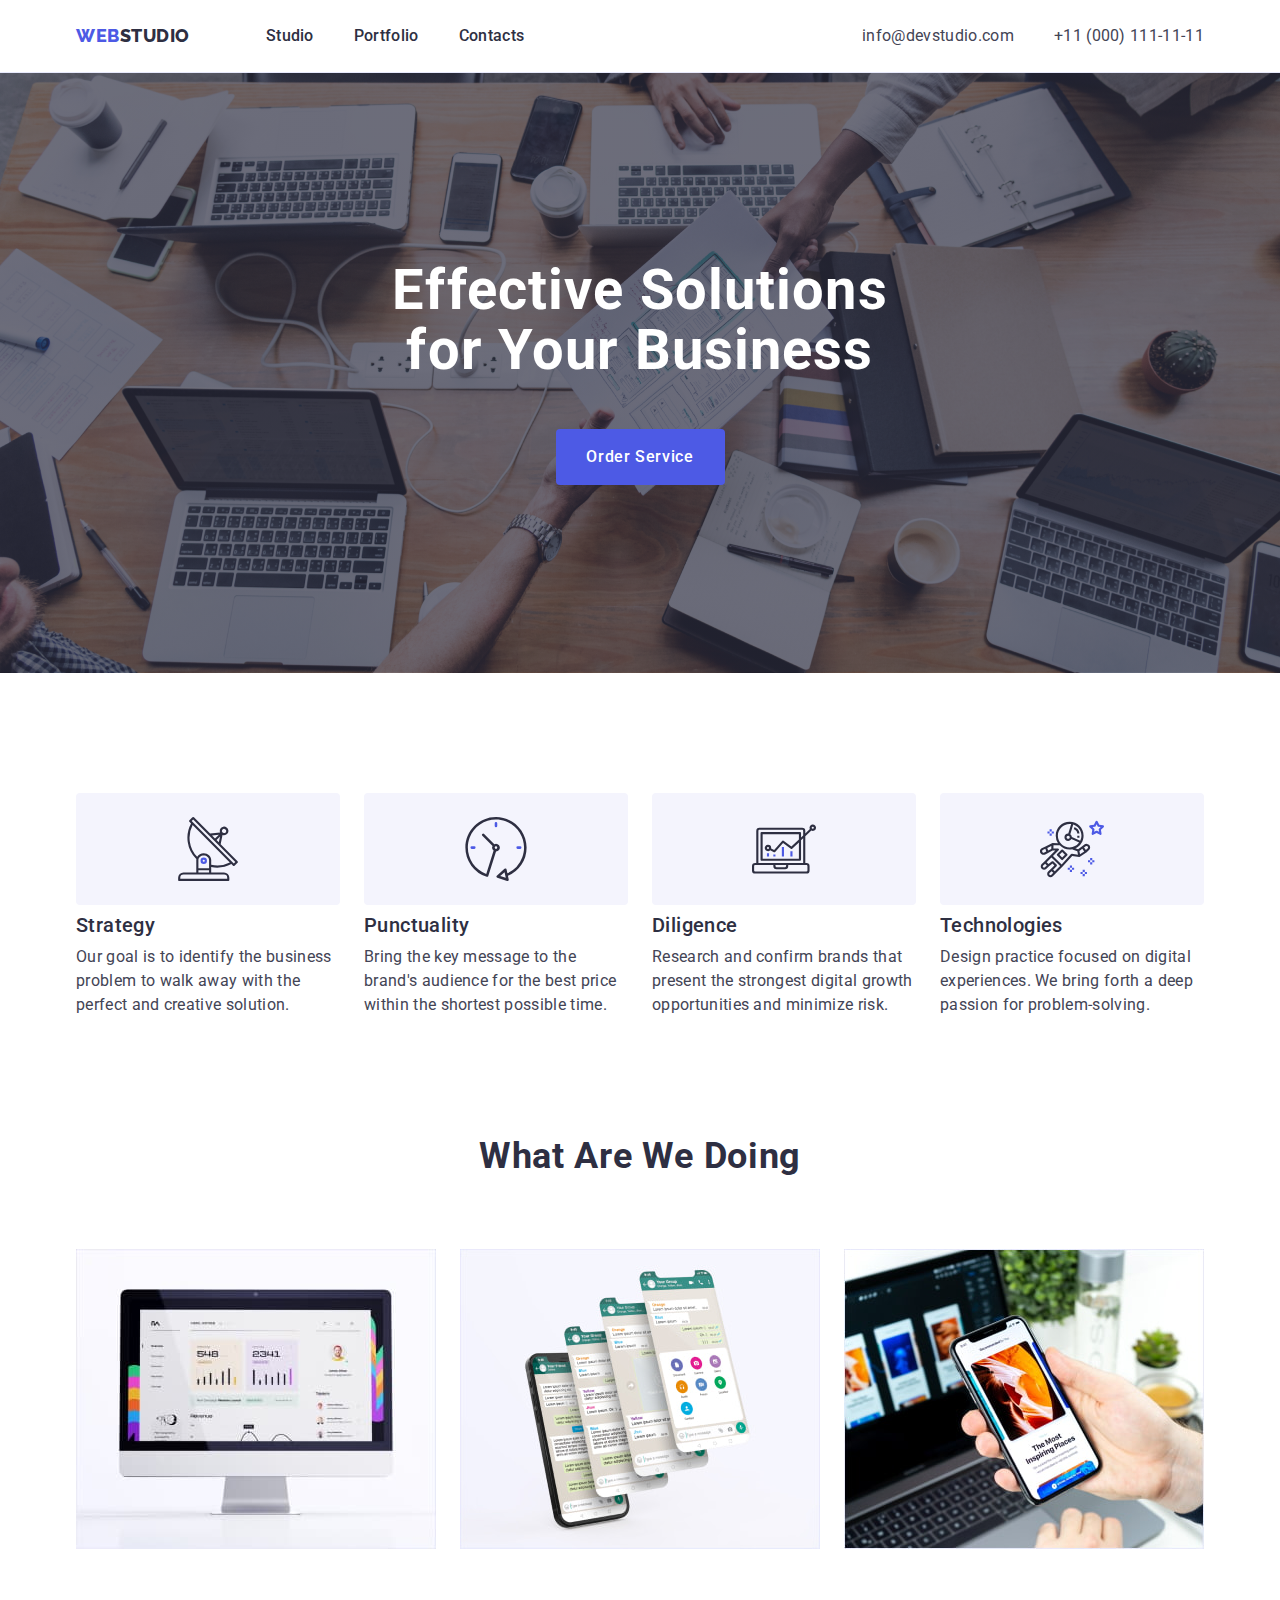
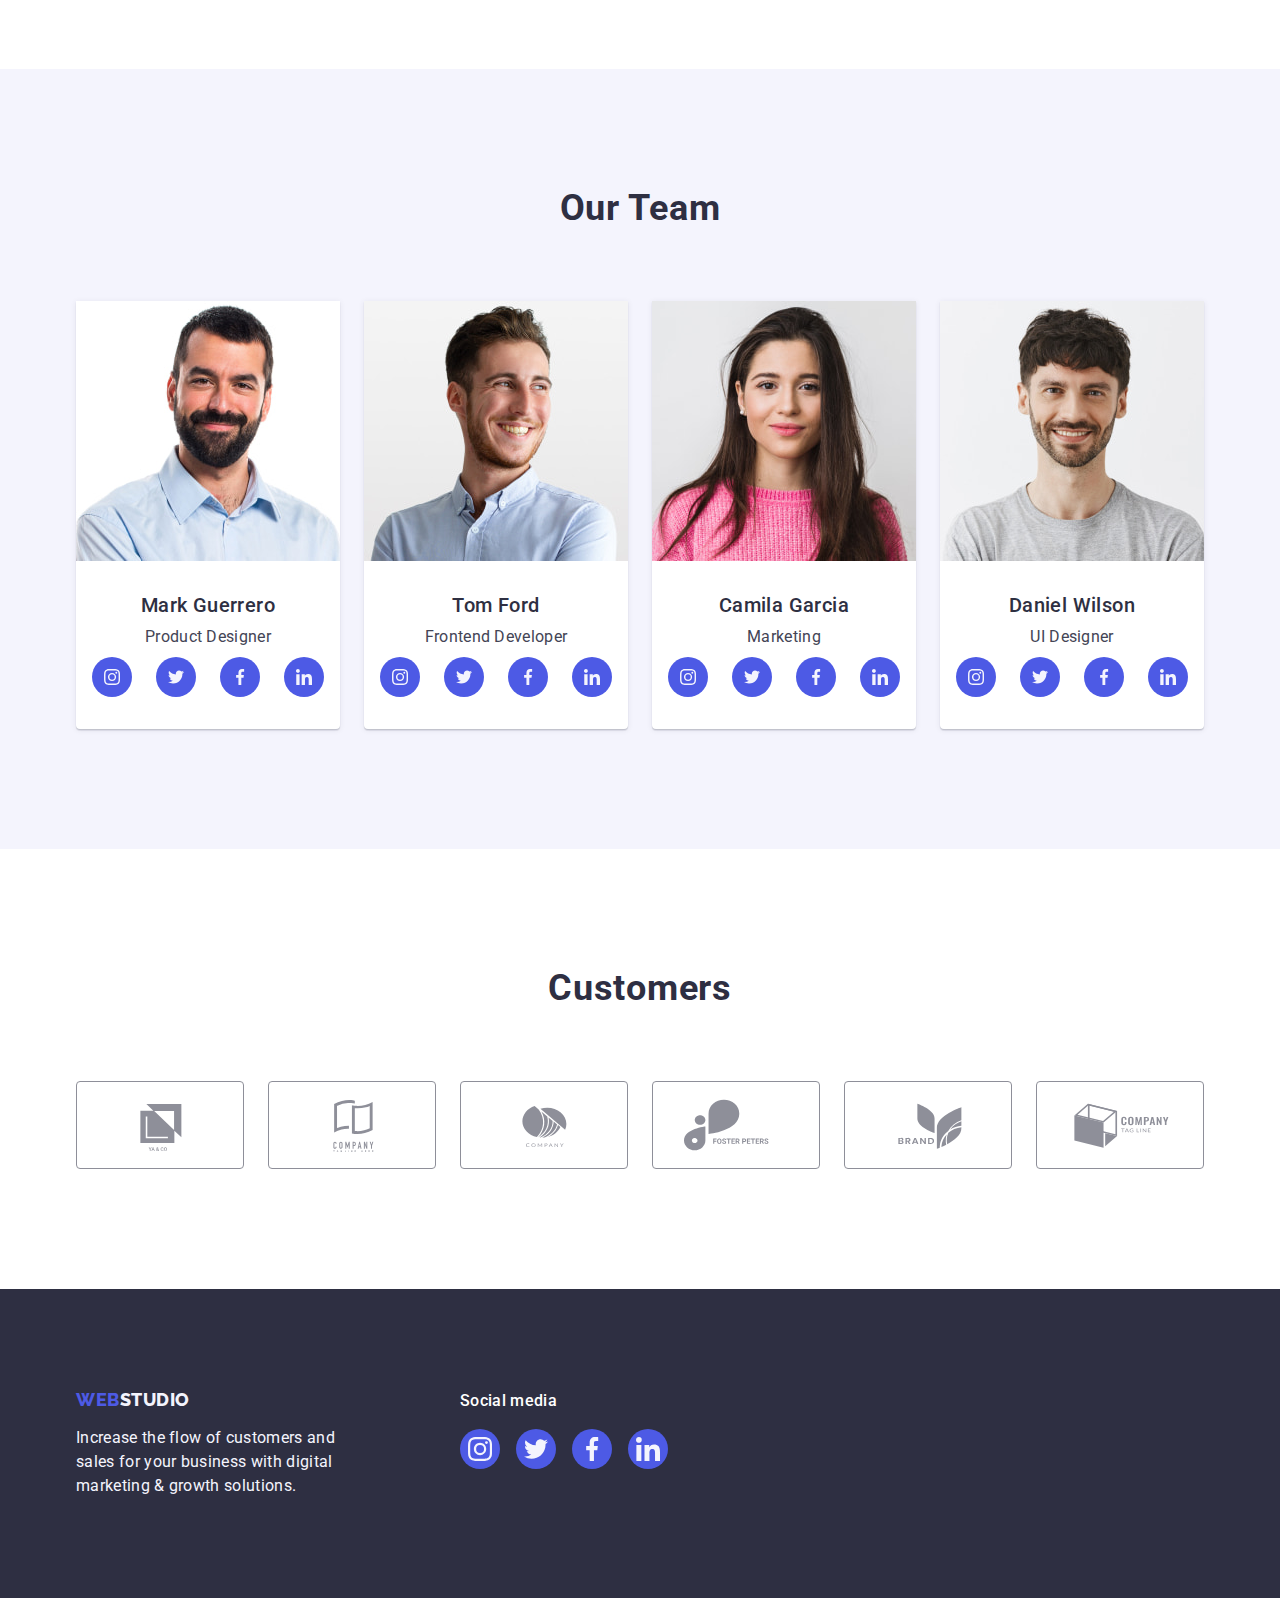
<file: index.html>
<!DOCTYPE html>
<html lang="en">
  <head>
    <meta charset="UTF-8" />
    <meta name="viewport" content="width=device-width, initial-scale=1.0" />
    <title>Document</title>
    <link
      rel="stylesheet"
      href="https://cdnjs.cloudflare.com/ajax/libs/modern-normalize/1.0.0/modern-normalize.min.css"
    />
    <link href="./css/styles.css" rel="stylesheet" />
    <link rel="preconnect" href="https://fonts.googleapis.com" />
    <link rel="preconnect" href="https://fonts.gstatic.com" crossorigin />
    <link
      href="https://fonts.googleapis.com/css2?family=Raleway:wght@800&family=Roboto:wght@400;500;700;900&display=swap"
      rel="stylesheet"
    />
  </head>
  <body>
    <!--------------------------------------HEADER-------------------------------------->
    <header class="header">
      <div class="container header-layout">
        <nav class="navigation">
          <a href="./index.html" class="website-logo link"
            >WEB<span class="logo">Studio</span></a
          >
          <ul class="list page-navigation">
            <li>
              <a href="/" class="table-of-contents link">Studio</a>
            </li>
            <li>
              <a href="./portfolio.html" class="table-of-contents link"
                >Portfolio</a
              >
            </li>
            <li>
              <a href="" class="table-of-contents link">Contacts</a>
            </li>
          </ul>
        </nav>
        <address class="header-contacts">
          <ul class="list address-list">
            <li>
              <a
                href="mailto:info@devstudio.com"
                class="mail-address-phone-number link"
                >info@devstudio.com</a
              >
            </li>
            <li>
              <a href="tel:+110001111111" class="mail-address-phone-number link"
                >+11 (000) 111-11-11</a
              >
            </li>
          </ul>
        </address>
      </div>
    </header>
    <main>
      <!----------------------------------EFFECTIVE SOLUTION HEADLINE---------------------------------->
      <section class="section section-headline-background">
        <div class="container">
          <h1 class="main-page-header">
            Effective Solutions for Your Business
          </h1>
          <button type="button" class="button-order-service">
            Order Service
          </button>
        </div>
      </section>
      <!----------------------------------MAIN GOALS SECTION---------------------------------->
      <section class="section">
        <div class="container">
          <h2 class="visually-hidden">.</h2>
          <ul class="list company-main-goals-flex">
            <li class="main-goals-description">
              <div class="main-goals-button">
                <svg width="64" height="64">
                  <use href="./images/icons.svg#icon-antenna"></use>
                </svg>
              </div>
              <h3 class="company-main-goals">Strategy</h3>
              <p class="main-goals-text">
                Our goal is to identify the business problem to walk away with
                the perfect and creative solution.
              </p>
            </li>
            <li class="main-goals-description">
              <div class="main-goals-button">
                <svg width="64" height="64">
                  <use href="./images/icons.svg#icon-clock"></use>
                </svg>
              </div>
              <h3 class="company-main-goals">Punctuality</h3>
              <p class="main-goals-text">
                Bring the key message to the brand's audience for the best price
                within the shortest possible time.
              </p>
            </li>
            <li class="main-goals-description">
              <div class="main-goals-button">
                <svg width="64" height="64">
                  <use href="./images/icons.svg#icon-diagram"></use>
                </svg>
              </div>
              <h3 class="company-main-goals">Diligence</h3>
              <p class="main-goals-text">
                Research and confirm brands that present the strongest digital
                growth opportunities and minimize risk.
              </p>
            </li>
            <li class="main-goals-description">
              <div class="main-goals-button">
                <svg width="64" height="64">
                  <use href="./images/icons.svg#icon-astronaut"></use>
                </svg>
              </div>
              <h3 class="company-main-goals">Technologies</h3>
              <p class="main-goals-text">
                Design practice focused on digital experiences. We bring forth a
                deep passion for problem-solving.
              </p>
            </li>
          </ul>
        </div>
      </section>
      <!----------------------------------WHAT ARE WE DOING SECTION---------------------------------->
      <section class="third-section">
        <div class="container">
          <h2 class="header-what-are-we-doing">What are we doing</h2>
          <ul class="list flex-what-are-we-doing">
            <li class="images-what-are-we-doing">
              <img
                class="images"
                src="./images/image1.jpg"
                alt="Computer desktop with icons"
                width="360"
                height="300"
              />
            </li>
            <li class="images-what-are-we-doing">
              <img
                class="images"
                src="./images/image2.jpg"
                alt="Duplicated smartphone screens"
                width="360"
                height="300"
              />
            </li>
            <li class="images-what-are-we-doing">
              <img
                class="images"
                src="./images/image3.jpg"
                alt="Hand holding a switched-on smartphone"
                width="360"
                height="300"
              />
            </li>
          </ul>
        </div>
      </section>
      <!------------------------------------OUR TEAM SECTION------------------------------------>
      <section class="section background-our-team">
        <div class="container">
          <h2 class="header-our-team">Our Team</h2>
          <ul class="list flex-our-team">
            <li class="background-team-members">
              <img
                class="images"
                src="./images/image4.jpg"
                alt="man in a blue shirt with short stubble"
                width="264"
                height="260"
              />
              <div class="team-members-names">
                <h3 class="company-team-members">Mark Guerrero</h3>
                <p class="team-member-position">Product Designer</p>
                <ul class="social-media-links">
                  <li class="social-media-list">
                    <a class="team-social-link" href="#"
                      ><svg class="team-social-item" width="16" height="16">
                        <use href="./images/icons.svg#icon-instagram"></use>
                      </svg>
                    </a>
                  </li>
                  <li class="social-media-list">
                    <a class="team-social-link" href="#"
                      ><svg class="team-social-item" width="16" height="16">
                        <use href="./images/icons.svg#icon-twitter"></use>
                      </svg>
                    </a>
                  </li>
                  <li class="social-media-list">
                    <a class="team-social-link" href="#"
                      ><svg class="team-social-item" width="16" height="16">
                        <use href="./images/icons.svg#icon-facebook"></use>
                      </svg>
                    </a>
                  </li>
                  <li class="social-media-list">
                    <a class="team-social-link" href="#"
                      ><svg class="team-social-item" width="16" height="16">
                        <use href="./images/icons.svg#icon-linkedin"></use>
                      </svg>
                    </a>
                  </li>
                </ul>
              </div>
            </li>
            <li class="background-team-members">
              <img
                class="images"
                src="./images/image5.jpg"
                alt="young man in blue shirt smiling broadly"
                width="264"
                height="260"
              />
              <div class="team-members-names">
                <h3 class="company-team-members">Tom Ford</h3>
                <p class="team-member-position">Frontend Developer</p>
                <ul class="social-media-links">
                  <li class="social-media-list">
                    <a class="team-social-link" href="#"
                      ><svg class="team-social-item" width="16" height="16">
                        <use href="./images/icons.svg#icon-instagram"></use>
                      </svg>
                    </a>
                  </li>
                  <li class="social-media-list">
                    <a class="team-social-link" href="#"
                      ><svg class="team-social-item" width="16" height="16">
                        <use href="./images/icons.svg#icon-twitter"></use>
                      </svg>
                    </a>
                  </li>
                  <li class="social-media-list">
                    <a class="team-social-link" href="#"
                      ><svg class="team-social-item" width="16" height="16">
                        <use href="./images/icons.svg#icon-facebook"></use>
                      </svg>
                    </a>
                  </li>
                  <li class="social-media-list">
                    <a class="team-social-link" href="#"
                      ><svg class="team-social-item" width="16" height="16">
                        <use href="./images/icons.svg#icon-linkedin"></use>
                      </svg>
                    </a>
                  </li>
                </ul>
              </div>
            </li>
            <li class="background-team-members">
              <img
                class="images"
                src="./images/image6.jpg"
                alt="young woman with dark brown straight hair wearing a pink sweater"
                width="264"
                height="260"
              />
              <div class="team-members-names">
                <h3 class="company-team-members">Camila Garcia</h3>
                <p class="team-member-position">Marketing</p>
                <ul class="social-media-links">
                  <li class="social-media-list">
                    <a class="team-social-link" href="#"
                      ><svg class="team-social-item" width="16" height="16">
                        <use href="./images/icons.svg#icon-instagram"></use>
                      </svg>
                    </a>
                  </li>
                  <li class="social-media-list">
                    <a class="team-social-link" href="#"
                      ><svg class="team-social-item" width="16" height="16">
                        <use href="./images/icons.svg#icon-twitter"></use>
                      </svg>
                    </a>
                  </li>
                  <li class="social-media-list">
                    <a class="team-social-link" href="#"
                      ><svg class="team-social-item" width="16" height="16">
                        <use href="./images/icons.svg#icon-facebook"></use>
                      </svg>
                    </a>
                  </li>
                  <li class="social-media-list">
                    <a class="team-social-link" href="#"
                      ><svg class="team-social-item" width="16" height="16">
                        <use href="./images/icons.svg#icon-linkedin"></use>
                      </svg>
                    </a>
                  </li>
                </ul>
              </div>
            </li>
            <li class="background-team-members">
              <img
                class="images"
                src="./images/image7.jpg"
                alt="young man with brown hair and short stubble wearing a gray t-shirt"
                width="264"
                height="260"
              />
              <div class="team-members-names">
                <h3 class="company-team-members">Daniel Wilson</h3>
                <p class="team-member-position">UI Designer</p>
                <ul class="social-media-links">
                  <li class="social-media-list">
                    <a class="team-social-link" href="#"
                      ><svg class="team-social-item" width="16" height="16">
                        <use href="./images/icons.svg#icon-instagram"></use>
                      </svg>
                    </a>
                  </li>
                  <li class="social-media-list">
                    <a class="team-social-link" href="#"
                      ><svg class="team-social-item" width="16" height="16">
                        <use href="./images/icons.svg#icon-twitter"></use>
                      </svg>
                    </a>
                  </li>
                  <li class="social-media-list">
                    <a class="team-social-link" href="#"
                      ><svg class="team-social-item" width="16" height="16">
                        <use href="./images/icons.svg#icon-facebook"></use>
                      </svg>
                    </a>
                  </li>
                  <li class="social-media-list">
                    <a class="team-social-link" href="#"
                      ><svg class="team-social-item" width="16" height="16">
                        <use href="./images/icons.svg#icon-linkedin"></use>
                      </svg>
                    </a>
                  </li>
                </ul>
              </div>
            </li>
          </ul>
        </div>
      </section>
      <!--------------------------------------CUSTOMERS-------------------------------------->
      <section class="section">
        <div class="container">
          <h2 class="header-our-team">Customers</h2>
          <ul class="company-customers-names">
            <li class="customers-list-button">
              <a class="customers-list-link" href="#">
                <svg class="customers-list-icon" width="104" height="56">
                  <use href="./images/icons.svg#icon-logo1"></use>
                </svg>
              </a>
            </li>
            <li class="customers-list-button">
              <a class="customers-list-link" href="#">
                <svg class="customers-list-icon" width="104" height="56">
                  <use href="./images/icons.svg#icon-logo2"></use>
                </svg>
              </a>
            </li>
            <li class="customers-list-button">
              <a class="customers-list-link" href="#">
                <svg class="customers-list-icon" width="104" height="56">
                  <use href="./images/icons.svg#icon-logo3"></use>
                </svg>
              </a>
            </li>
            <li class="customers-list-button">
              <a class="customers-list-link" href="#">
                <svg class="customers-list-icon" width="104" height="56">
                  <use href="./images/icons.svg#icon-logo4"></use>
                </svg>
              </a>
            </li>
            <li class="customers-list-button">
              <a class="customers-list-link" href="#">
                <svg class="customers-list-icon" width="104" height="56">
                  <use href="./images/icons.svg#icon-logo5"></use>
                </svg>
              </a>
            </li>
            <li class="customers-list-button">
              <a class="customers-list-link" href="#">
                <svg class="customers-list-icon" width="104" height="56">
                  <use href="./images/icons.svg#icon-logo6"></use>
                </svg>
              </a>
            </li>
          </ul>
        </div>
      </section>
    </main>
    <!--------------------------------------FOOTER-------------------------------------->
    <footer class="footer-background">
      <div class="container footer-social-links">
        <div class="footer-section-left">
          <a href="./index.html" class="footer-website-logo link"
            >WEB<span class="studio-website-logo">Studio</span></a
          >
          <p class="footer-main-text">
            Increase the flow of customers and sales for your business with
            digital marketing & growth solutions.
          </p>
        </div>
        <div>
          <p class="footer-social-media">Social media</p>
          <ul class="footer-social-media-links">
            <li class="footer-social-media-list">
              <a class="footer-social-icons" href="#"
                ><svg class="team-social-item" width="24" height="24">
                  <use href="./images/icons.svg#icon-instagram"></use>
                </svg>
              </a>
            </li>
            <li class="footer-social-media-list">
              <a class="footer-social-icons" href="#"
                ><svg class="team-social-item" width="24" height="24">
                  <use href="./images/icons.svg#icon-twitter"></use>
                </svg>
              </a>
            </li>
            <li class="footer-social-media-list">
              <a class="footer-social-icons" href="#"
                ><svg class="team-social-item" width="24" height="24">
                  <use href="./images/icons.svg#icon-facebook"></use>
                </svg>
              </a>
            </li>
            <li class="footer-social-media-list">
              <a class="footer-social-icons" href="#"
                ><svg class="team-social-item" width="24" height="24">
                  <use href="./images/icons.svg#icon-linkedin"></use>
                </svg>
              </a>
            </li>
          </ul>
        </div>
      </div>
    </footer>
  </body>
</html>
</file>
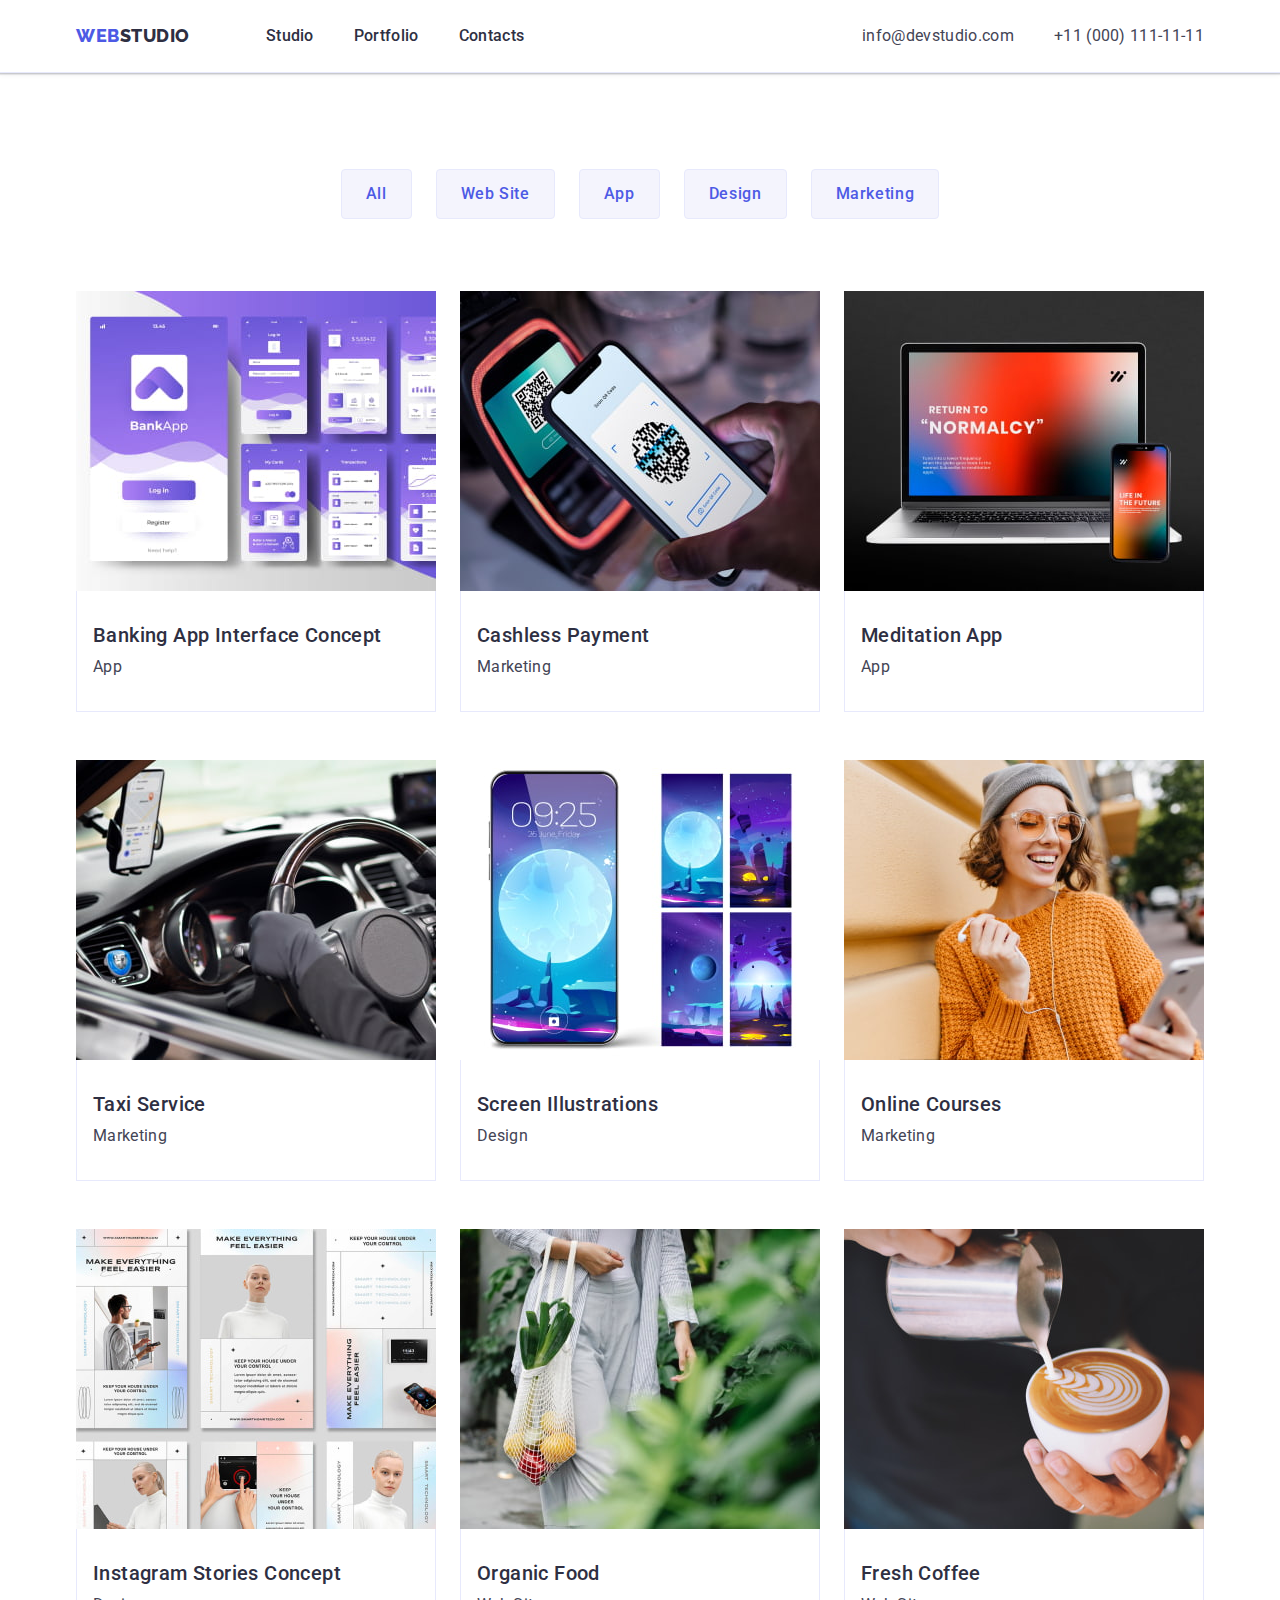
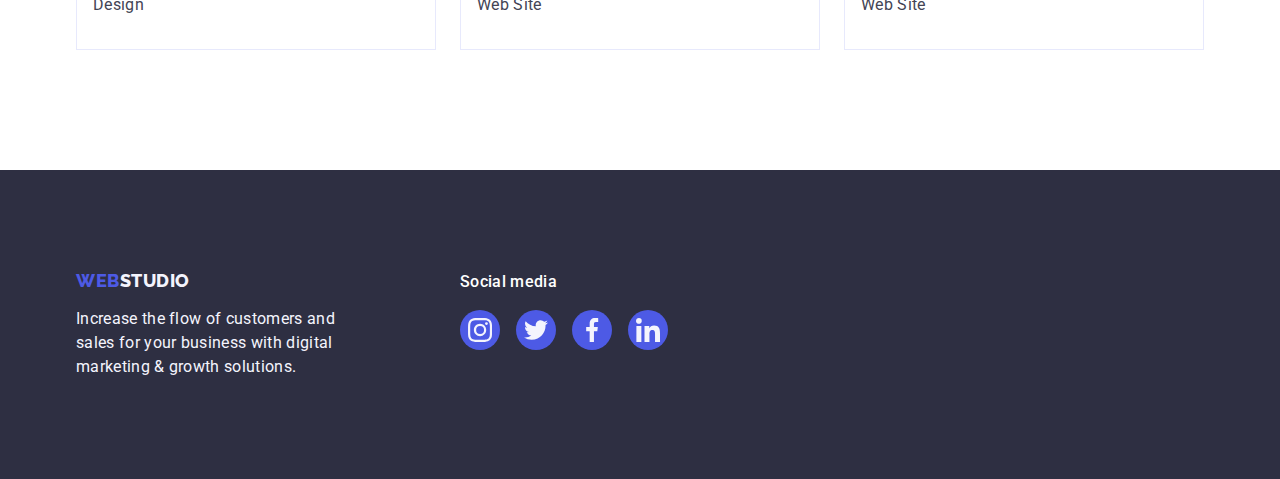
<file: portfolio.html>
<!DOCTYPE html>
<html lang="en">
  <head>
    <meta charset="UTF-8" />
    <meta name="viewport" content="width=device-width, initial-scale=1.0" />
    <title>Document</title>
    <link
      rel="stylesheet"
      href="https://cdnjs.cloudflare.com/ajax/libs/modern-normalize/1.0.0/modern-normalize.min.css"
    />
    <link href="./css/styles.css" rel="stylesheet" />
    <link rel="preconnect" href="https://fonts.googleapis.com" />
    <link rel="preconnect" href="https://fonts.gstatic.com" crossorigin />
    <link
      href="https://fonts.googleapis.com/css2?family=Raleway:wght@800&family=Roboto:wght@400;500;700;900&display=swap"
      rel="stylesheet"
    />
  </head>
  <body>
    <!----------------------------------HEADER---------------------------------->
    <header class="header">
      <div class="container header-layout">
        <nav class="navigation">
          <a href="./index.html" class="website-logo link"
            >WEB<span class="logo">Studio</span></a
          >
          <ul class="list page-navigation">
            <li>
              <a href="/" class="table-of-contents link">Studio</a>
            </li>
            <li>
              <a href="./portfolio.html" class="table-of-contents link"
                >Portfolio</a
              >
            </li>
            <li>
              <a href="" class="table-of-contents link">Contacts</a>
            </li>
          </ul>
        </nav>
        <address class="header-contacts">
          <ul class="list address-list">
            <li>
              <a
                href="mailto:info@devstudio.com"
                class="mail-address-phone-number link"
                >info@devstudio.com</a
              >
            </li>
            <li>
              <a href="tel:+110001111111" class="mail-address-phone-number link"
                >+11 (000) 111-11-11</a
              >
            </li>
          </ul>
        </address>
      </div>
    </header>
    <main>
      <!------------------------------------MENU-BUTTON SECTION------------------------------------>
      <section class="section portfolio-section-box">
        <div class="container">
          <h1 class="visually-hidden">.</h1>
          <ul class="list portfolio-button-flex">
            <li>
              <button
                type="button"
                class="portfolio-category-all categories-layout link"
              >
                All
              </button>
            </li>
            <li>
              <button
                type="button"
                class="portfolio-category-all categories-layout link"
              >
                Web Site
              </button>
            </li>
            <li>
              <button
                type="button"
                class="portfolio-category-all categories-layout link"
              >
                App
              </button>
            </li>
            <li>
              <button
                type="button"
                class="portfolio-category-all categories-layout link"
              >
                Design
              </button>
            </li>
            <li>
              <button
                type="button"
                class="portfolio-category-all categories-layout link"
              >
                Marketing
              </button>
            </li>
          </ul>
          <!------------------------------------APP LIST SECTION------------------------------------>
          <ul class="list company-app-list">
            <li class="company-app-box">
              <a href="" class="link company-app-link">
                <img
                  class="images"
                  src="./images/image8.jpg"
                  alt="layout of the interface concept for the banking application"
                  width="360"
                  height="300"
                />
                <div class="services-offered-box">
                  <h2 class="services-offered-list">
                    Banking App Interface Concept
                  </h2>
                  <p class="services-offered-branch">App</p>
                </div>
              </a>
            </li>
            <li class="company-app-box">
              <a href="" class="link company-app-link"
                ><img
                  class="images"
                  src="./images/image9.jpg"
                  alt="hand holding the phone to a payment terminal"
                  width="360"
                  height="300"
                />
                <div class="services-offered-box">
                  <h2 class="services-offered-list">Cashless Payment</h2>
                  <p class="services-offered-branch">Marketing</p>
                </div>
              </a>
            </li>
            <li class="company-app-box">
              <a href="" class="link company-app-link"
                ><img
                  class="images"
                  src="./images/image10.jpg"
                  alt="laptop and smartphone with meditation app displayed"
                  width="360"
                  height="300"
                />
                <div class="services-offered-box">
                  <h2 class="services-offered-list">Meditation App</h2>
                  <p class="services-offered-branch">App</p>
                </div>
              </a>
            </li>
            <li class="company-app-box">
              <a href="" class="link company-app-link"
                ><img
                  class="images"
                  src="./images/image11.jpg"
                  alt="cockpit of a car with hands holding the steering wheel"
                  width="360"
                  height="300"
                />
                <div class="services-offered-box">
                  <h2 class="services-offered-list">Taxi Service</h2>
                  <p class="services-offered-branch">Marketing</p>
                </div>
              </a>
            </li>
            <li class="company-app-box">
              <a href="" class="link company-app-link"
                ><img
                  class="images"
                  src="./images/image12.jpg"
                  alt="smartwatch and several desktop background options"
                  width="360"
                  height="300"
                />
                <div class="services-offered-box">
                  <h2 class="services-offered-list">Screen Illustrations</h2>
                  <p class="services-offered-branch">Design</p>
                </div>
              </a>
            </li>
            <li class="company-app-box">
              <a href="" class="link company-app-link"
                ><img
                  class="images"
                  src="./images/image13.jpg"
                  alt="smiling young woman in sunglasses and orange jumper with headphones in her ears holding a phone in her hand"
                  width="360"
                  height="300"
                />
                <div class="services-offered-box">
                  <h2 class="services-offered-list">Online Courses</h2>
                  <p class="services-offered-branch">Marketing</p>
                </div>
              </a>
            </li>
            <li class="company-app-box">
              <a href="" class="link company-app-link"
                ><img
                  class="images"
                  src="./images/image14.jpg"
                  alt="a concept describing the operation of a smart home"
                  width="360"
                  height="300"
                />
                <div class="services-offered-box">
                  <h2 class="services-offered-list">
                    Instagram Stories Concept
                  </h2>
                  <p class="services-offered-branch">Design</p>
                </div>
              </a>
            </li>
            <li class="company-app-box">
              <a href="" class="link company-app-link"
                ><img
                  class="images"
                  src="./images/image15.jpg"
                  alt="picture from the bottom of the body of a woman carrying fruit and vegetables in a shopping bag down the street"
                  width="360"
                  height="300"
                />
                <div class="services-offered-box">
                  <h2 class="services-offered-list">Organic Food</h2>
                  <p class="services-offered-branch">Web Site</p>
                </div>
              </a>
            </li>
            <li class="company-app-box">
              <a href="" class="link company-app-link"
                ><img
                  class="images"
                  src="./images/image16.jpg"
                  alt="the barista's hands pouring milk into the cappuccino"
                  width="360"
                  height="300"
                />
                <div class="services-offered-box">
                  <h2 class="services-offered-list">Fresh Coffee</h2>
                  <p class="services-offered-branch">Web Site</p>
                </div>
              </a>
            </li>
          </ul>
        </div>
      </section>
    </main>
    <!--------------------------------------FOOTER-------------------------------------->
    <footer class="footer-background">
      <div class="container footer-social-links">
        <div class="footer-section-left">
          <a href="./index.html" class="footer-website-logo link"
            >WEB<span class="studio-website-logo">Studio</span></a
          >
          <p class="footer-main-text">
            Increase the flow of customers and sales for your business with
            digital marketing & growth solutions.
          </p>
        </div>
        <div>
          <p class="footer-social-media">Social media</p>
          <ul class="footer-social-media-links">
            <li class="footer-social-media-list">
              <a class="footer-social-icons" href="#"
                ><svg class="team-social-item" width="24" height="24">
                  <use href="./images/icons.svg#icon-instagram"></use>
                </svg>
              </a>
            </li>
            <li class="footer-social-media-list">
              <a class="footer-social-icons" href="#"
                ><svg class="team-social-item" width="24" height="24">
                  <use href="./images/icons.svg#icon-twitter"></use>
                </svg>
              </a>
            </li>
            <li class="footer-social-media-list">
              <a class="footer-social-icons" href="#"
                ><svg class="team-social-item" width="24" height="24">
                  <use href="./images/icons.svg#icon-facebook"></use>
                </svg>
              </a>
            </li>
            <li class="footer-social-media-list">
              <a class="footer-social-icons" href="#"
                ><svg class="team-social-item" width="24" height="24">
                  <use href="./images/icons.svg#icon-linkedin"></use>
                </svg>
              </a>
            </li>
          </ul>
        </div>
      </div>
    </footer>
  </body>
</html>
</file>
<file: css/styles.css>
:root {
  --main-text-color: #434455;
  --main-text-color-2: #f4f4fd;
  --background-color: #fff;
  --background-color-2: #e7e9fc;
  --main-page-color: #2e2f42;
  --main-page-color-2: #4d5ae5;
  --active-links-color: #404bbf;
  --active-links-color-2: #31d0aa;
  --main-border-color: #8e8f99;
}

.container {
  width: 1158px;
  margin: 0 auto;
  padding-left: 15px;
  padding-right: 15px;
}

* {
  box-sizing: border-box;
  margin: 0;
  padding: 0;
}

.section {
  padding: 120px 0;
}

.images {
  display: block;
  max-width: 100%;
  height: auto;
}

/* MAIN PAGE SITE */

/* HEADER SECTION */

.visually-hidden {
  position: absolute;
  width: 1px;
  height: 1px;
  margin: -1px;
  border: 0;
  padding: 0;
  white-space: nowrap;
  clip-path: inset(100%);
  clip: rect(0 0 0 0);
  overflow: hidden;
}

.header {
  border-bottom: 1px solid var(--background-color-2);
  box-shadow: 0px 2px 1px rgba(46, 47, 66, 0.08),
    0px 1px 1px rgba(46, 47, 66, 0.16), 0px 1px 6px rgba(46, 47, 66, 0.08);
}

.header-layout {
  display: flex;
  justify-content: space-between;
  align-items: center;
}

.page-navigation {
  display: flex;
  gap: 40px;
}

.address-list {
  display: flex;
  gap: 40px;
}

.navigation {
  display: flex;
  align-items: center;
}

body {
  font-family: "Roboto", sans-serif;
  color: var(--main-text-color);
  background-color: var(--background-color);
}

.link {
  text-decoration: none;
}

ul,
ol {
  list-style: none;
  margin: 0;
  padding-left: 0;
}

.logo {
  color: var(--main-page-color);
  font-family: "Raleway", sans-serif;
}

.list {
  list-style: none;
  margin: 0;
  padding-left: 0;
}

.website-logo {
  font-family: "Raleway", sans-serif;
  color: var(--main-page-color-2);
  font-size: 18px;
  font-weight: 800;
  line-height: 1.17em;
  letter-spacing: 0.54px;
  text-transform: uppercase;
  margin-right: 76px;
}

.table-of-contents {
  color: var(--main-page-color);
  font-size: 16px;
  font-weight: 500;
  line-height: 1.5em;
  letter-spacing: 0.32px;
  display: inline-block;
  padding: 24px 0;
}

.header-contacts {
  font-style: normal;
}

.mail-address-phone-number {
  color: var(--main-text-color);
  font-size: 16px;
  font-weight: 400;
  line-height: 1.5em;
  letter-spacing: 0.32px;
  display: inline-block;
  padding: 24px 0;
}

.table-of-contents:hover,
.table-of-contents:focus,
.mail-address-phone-number:hover,
.mail-address-phone-number:focus {
  color: var(--active-links-color);
}

/* EFFECTIVE SOLUTION HEADLINE */

.section-headline-background {
  background: var(--main-page-color);
  background-image: linear-gradient(
      rgba(46, 47, 66, 0.7),
      rgba(46, 47, 66, 0.7)
    ),
    url(../images/people-office.jpg);
  max-width: 1440px;
  background-repeat: no-repeat;
  background-position: center;
  background-size: cover;
  padding-top: 188px;
  padding-bottom: 188px;
  margin: 0 auto;
}

.main-page-header {
  color: var(--background-color);
  font-size: 56px;
  font-weight: 700;
  line-height: 1.07em;
  letter-spacing: 1.12px;
  text-align: center;
  max-width: 496px;
  margin: 0 auto;
  padding-bottom: 48px;
}

.button-order-service {
  font-family: "Roboto", sans-serif;
  color: var(--background-color);
  background-color: var(--main-page-color-2);
  font-size: 16px;
  font-weight: 500;
  line-height: 1.5em;
  letter-spacing: 0.04em;
  cursor: pointer;
  display: block;
  min-width: 169px;
  height: 56px;
  border-radius: 4px;
  border: none;
  margin: 0 auto;
}

.button-order-service:hover,
.button-order-service:focus {
  color: var(--background-color);
  background: var(--active-links-color);
}

/* MAIN GOALS SECTION */

.company-main-goals {
  color: var(--main-page-color);
  font-size: 20px;
  font-weight: 500;
  line-height: 1.2em;
  letter-spacing: 0.4px;
  margin-bottom: 8px;
}

.main-goals-text {
  color: var(--main-text-color);
  font-size: 16px;
  font-weight: 400;
  line-height: 1.5em;
  letter-spacing: 0.32px;
}

.company-main-goals-flex {
  display: flex;
  gap: 24px;
}

.main-goals-button {
  display: flex;
  align-items: center;
  justify-content: center;
  height: 112px;
  background-color: var(--main-text-color-2);
  border-radius: 4px;
  border: none;
  margin-bottom: 8px;
}

.main-goals-description {
  flex-basis: calc((100% - 72px) / 4);
}

/* WHAT ARE WE DOING SECTION */

.third-section {
  padding-bottom: 120px;
}

.header-what-are-we-doing {
  display: flex;
  justify-content: center;
  margin-bottom: 72px;
}

.flex-what-are-we-doing {
  display: flex;
  justify-content: center;
  gap: 24px;
  padding-top: 0;
}

.images-what-are-we-doing {
  flex-basis: calc((100% - 48px) / 3);
}

/* OUR TEAM SECTION */

.header-our-team {
  display: flex;
  justify-content: center;
  margin-bottom: 72px;
}

.flex-our-team {
  display: flex;
  gap: 24px;
}

.header-what-are-we-doing,
.header-our-team {
  color: var(--main-page-color);
  font-size: 36px;
  font-weight: 700;
  line-height: 1.11em;
  letter-spacing: 0.72px;
  text-transform: capitalize;
  text-align: center;
}

.background-our-team {
  background-color: #f4f4fd;
  padding: 120px 0;
}

.background-team-members {
  background-color: var(--background-color);
  flex-basis: calc((100% - 72px) / 4);
  border-radius: 0px 0px 4px 4px;
  box-shadow: 0px 1px 6px rgba(46, 47, 66, 0.08),
    0px 1px 1px rgba(46, 47, 66, 0.16), 0px 2px 1px rgba(46, 47, 66, 0.08);
}

.company-team-members {
  color: var(--main-page-color);
  font-size: 20px;
  font-weight: 500;
  line-height: 1.2em;
  letter-spacing: 0.4px;
  margin-bottom: 8px;
}

.team-members-names {
  padding: 32px 0px;
  text-align: center;
}

.team-member-position {
  color: var(--main-text-color);
  font-size: 16px;
  font-weight: 400;
  line-height: 1.5em;
  letter-spacing: 0.32px;
}

.social-media-links {
  display: flex;
  gap: 24px;
  justify-content: center;
  margin-top: 8px;
}

.social-media-list {
  width: 40px;
  height: 40px;
}

.team-social-link {
  width: 40px;
  height: 40px;
  background-color: var(--main-page-color-2);
  border-radius: 50%;
  display: flex;
  align-items: center;
  justify-content: center;
}

.team-social-link:hover,
.team-social-link:focus {
  background-color: var(--active-links-color);
}

.team-social-item {
  fill: var(--main-text-color-2);
}

/* CUSTOMERS SECTION */

.company-customers-names {
  display: flex;
  justify-content: center;
  text-align: center;
  gap: 24px;
  padding-bottom: 120x;
}

.customers-list-button {
  background-color: var(--background-color);
  width: 168px;
  height: 88px;
}

.customers-list-link {
  width: 100%;
  height: 100%;
  border-radius: 4px;
  border: 1px solid var(--main-border-color);
  display: flex;
  align-items: center;
  justify-content: center;
  color: var(--main-border-color);
}

.customers-list-link:hover,
.customers-list-link:focus {
  color: var(--active-links-color);
  border-color: var(--active-links-color);
}

.customers-list-icon {
  fill: currentColor;
}

/* FOOTER SECTION */

.footer-background {
  background-color: var(--main-page-color);
  padding: 100px 0;
  display: flex;
  align-items: baseline;
}

.footer-website-logo {
  font-family: "Raleway", sans-serif;
  color: var(--main-page-color-2);
  font-size: 18px;
  font-weight: 800;
  line-height: 1.17em;
  letter-spacing: 0.54px;
  text-transform: uppercase;
  display: inline-block;
  padding-bottom: 16px;
}

.studio-website-logo {
  color: var(--main-text-color-2);
  font-family: "Raleway", sans-serif;
  font-size: 18px;
  font-weight: 800;
  line-height: 1.17em;
  letter-spacing: 0.54px;
  text-transform: uppercase;
}

.footer-main-text {
  color: var(--main-text-color-2);
  font-size: 16px;
  font-weight: 400;
  line-height: 1.5em;
  letter-spacing: 0.32px;
  max-width: 264px;
}

.footer-social-media {
  color: var(--background-color);
  font-family: Roboto;
  font-size: 16px;
  font-style: normal;
  font-weight: 500;
  line-height: 1.5em;
  letter-spacing: 0.32px;
  margin-bottom: 16px;
}

.footer-social-links {
  display: flex;
  align-items: baseline;
}

.footer-social-icons {
  background-color: var(--main-page-color-2);
  border-radius: 50%;
  display: flex;
  align-items: center;
  justify-content: center;
  width: 100%;
  height: 100%;
}

.footer-social-icons:hover,
.footer-social-icons:focus {
  background-color: var(--active-links-color-2);
}

.footer-section-left {
  margin-right: 120px;
}

.footer-social-media-links {
  display: flex;
  gap: 16px;
}

.footer-social-media-list {
  width: 40px;
  height: 40px;
}

/* PORTFOLIO PAGE SITE */

.portfolio-category-all {
  font-family: "Roboto", sans-serif;
  color: var(--main-page-color-2);
  background-color: var(--main-text-color-2);
  font-size: 16px;
  font-weight: 500;
  line-height: 1.5em;
  letter-spacing: 0.64px;
  cursor: pointer;
}

.categories-layout {
  padding: 12px 24px;
  border: 1px solid var(--background-color-2);
  border-radius: 4px;
}

.portfolio-category-all:hover,
.portfolio-category-all:focus {
  color: var(--background-color);
  background-color: var(--active-links-color);
  border: 1px solid transparent;
  box-shadow: 0px 3px 1px rgba(0, 0, 0, 0.1), 0px 2px 1px rgba(0, 0, 0, 0.08),
    0px 2px 2px rgba(0, 0, 0, 0.12);
}

.services-offered-list {
  color: var(--main-page-color);
  font-size: 20px;
  font-weight: 500;
  line-height: 1.2em;
  letter-spacing: 0.4px;
  margin-bottom: 8px;
}

.services-offered-branch {
  color: var(--main-text-color);
  font-size: 16px;
  font-weight: 400;
  line-height: 1.5em;
  letter-spacing: 0.32px;
}

.portfolio-section-box {
  padding-top: 96px;
  padding-bottom: 120px;
}

.portfolio-button-flex {
  display: flex;
  justify-content: center;
  gap: 24px;
  margin-bottom: 72px;
}

.company-app-list {
  display: flex;
  flex-wrap: wrap;
  column-gap: 24px;
  row-gap: 48px;
}

.company-app-link {
  display: block;
}

.company-app-link:hover,
.company-app-link:focus {
  box-shadow: 0px 1px 6px rgba(46, 47, 66, 0.08),
    0px 1px 1px rgba(46, 47, 66, 0.16), 0px 2px 1px rgba(46, 47, 66, 0.08);
}

.company-app-box {
  flex-basis: calc((100% - 48px) / 3);
}

.services-offered-box {
  padding: 32px 16px;
  border: 1px solid var(--background-color-2);
  border-top: none;
}
</file>
